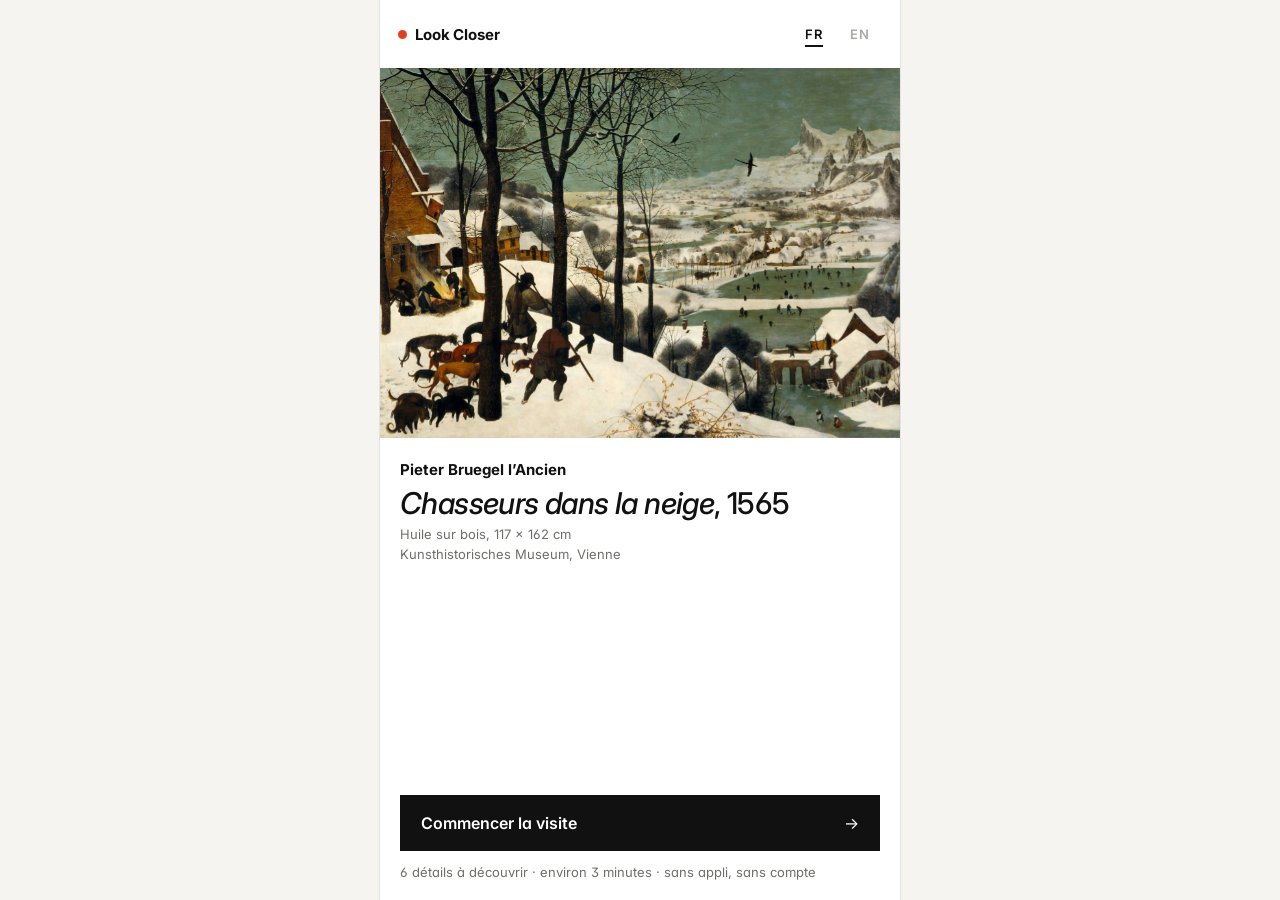
<file: index.html>
<!doctype html>
<html lang="fr">
<head>
<meta charset="utf-8">
<meta name="viewport" content="width=device-width, initial-scale=1, viewport-fit=cover">
<meta name="theme-color" content="#ffffff">
<meta name="description" content="Look Closer — l'œuvre qui te regarde aussi. Prototype de l'équipe Artthropic.">
<title>Look Closer</title>
<link rel="icon" href="data:image/svg+xml,%3Csvg xmlns='http://www.w3.org/2000/svg' viewBox='0 0 32 32'%3E%3Crect width='32' height='32' fill='%23fff'/%3E%3Ccircle cx='16' cy='16' r='7' fill='%23e0401f'/%3E%3C/svg%3E">
<!-- Polices chargées sans bloquer l'affichage ; l'image du tableau est préchargée. -->
<link rel="preload" as="image" href="img/bruegel-1600.jpg">
<link rel="manifest" href="manifest.webmanifest">
<link rel="apple-touch-icon" href="icons/icon-180.png">
<meta name="apple-mobile-web-app-capable" content="yes">
<meta name="apple-mobile-web-app-title" content="Look Closer">
<link rel="preconnect" href="https://fonts.googleapis.com">
<link rel="preconnect" href="https://fonts.gstatic.com" crossorigin>
<link rel="stylesheet" href="https://fonts.googleapis.com/css2?family=Inter:ital,wght@0,300;0,400;0,500;0,600;0,700;1,500&display=swap" media="print" onload="this.media='all'">
<link rel="stylesheet" href="style.css?v=7">
<style>
  html, body { height: 100%; overscroll-behavior: none; }
  body { background: #fff; }
  #app { height: 100vh; height: 100dvh; max-width: 520px; margin: 0 auto; }
  @media (min-width: 560px) { body { background: #f5f4f1; } #app { box-shadow: 0 0 0 1px #e4e3df; } }
</style>
</head>
<body class="visitor" data-mode="visitor">
<div id="app"><noscript><p style="padding:24px">Activez JavaScript pour vivre l'expérience Look Closer.</p></noscript></div>
<script src="artworks.js?v=7" defer></script>
<script src="app.js?v=7" defer></script>
</body>
</html>
</file>
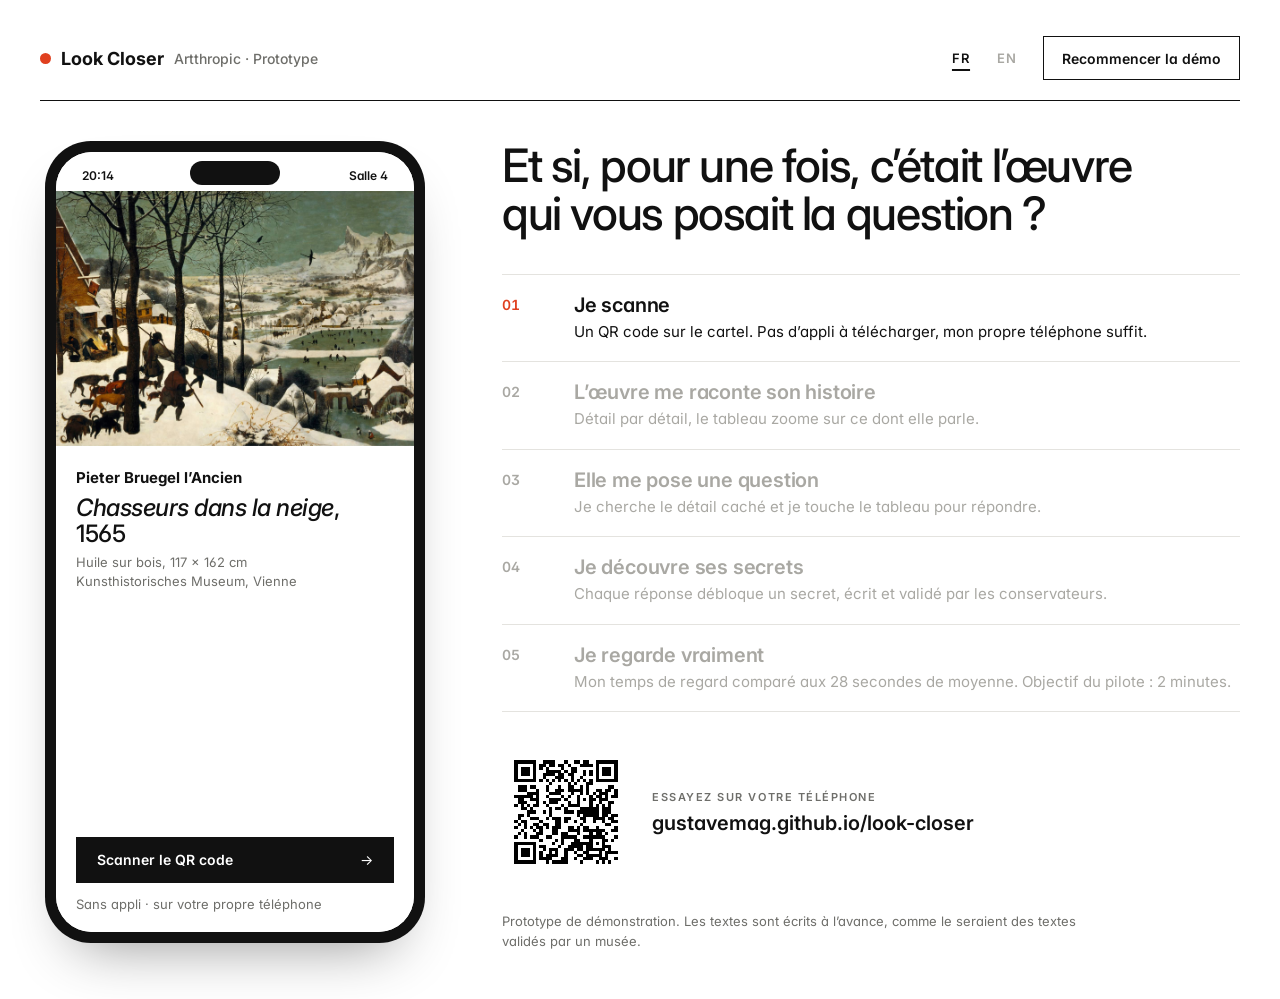
<file: presenter.html>
<!doctype html>
<html lang="fr">
<head>
<meta charset="utf-8">
<meta name="viewport" content="width=device-width, initial-scale=1, viewport-fit=cover">
<meta name="theme-color" content="#ffffff">
<title>Look Closer · Pitch</title>
<link rel="icon" href="data:image/svg+xml,%3Csvg xmlns='http://www.w3.org/2000/svg' viewBox='0 0 32 32'%3E%3Crect width='32' height='32' fill='%23fff'/%3E%3Ccircle cx='16' cy='16' r='7' fill='%23e0401f'/%3E%3C/svg%3E">
<link rel="preload" as="image" href="img/bruegel-1600.jpg">
<link rel="preconnect" href="https://fonts.googleapis.com">
<link rel="preconnect" href="https://fonts.gstatic.com" crossorigin>
<link rel="stylesheet" href="https://fonts.googleapis.com/css2?family=Inter:ital,wght@0,300;0,400;0,500;0,600;0,700;1,500&display=swap" media="print" onload="this.media='all'">
<link rel="stylesheet" href="style.css?v=7">
<style>
  /* Scène du pitch : mur blanc, téléphone à gauche, les 5 étapes à droite ; empilé sur petit écran. */
  body { min-height: 100vh; }
  .wrap { max-width: 1240px; margin: 0 auto; padding: 36px max(20px, env(safe-area-inset-right, 0px)) 48px max(20px, env(safe-area-inset-left, 0px)); }
  header.top { display: flex; flex-wrap: wrap; justify-content: space-between; align-items: center; gap: 16px; padding-bottom: 20px; border-bottom: 1px solid var(--ink); margin-bottom: 40px; }
  .brand { font-weight: 700; font-size: 18px; display: flex; align-items: center; gap: 10px; }
  .brand .dot { width: 11px; height: 11px; border-radius: 50%; background: var(--accent); }
  .brand small { font-weight: 500; color: var(--mute); font-size: 14px; }
  .tools { display: flex; gap: 14px; align-items: center; flex-wrap: wrap; }
  .restart { background: none; border: 1px solid var(--ink); padding: 0 18px; min-height: 44px; font-weight: 600; font-size: 14px; }
  .restart:hover { background: var(--ink); color: #fff; }
  .stage { display: grid; grid-template-columns: minmax(0, 390px) minmax(0, 1fr); gap: 72px; align-items: start; }
  @media (max-width: 900px) { .stage { grid-template-columns: 1fr; gap: 40px; } }
  .phone { width: 100%; max-width: 380px; margin: 0 auto; aspect-ratio: 9 / 19; background: #111; border-radius: 46px; padding: 11px;
    box-shadow: 0 30px 60px -30px rgba(0,0,0,.45); position: relative; }
  .screen { position: relative; height: 100%; border-radius: 36px; overflow: hidden; background: #fff; }
  .notch { position: absolute; top: 9px; left: 50%; width: 90px; height: 24px; margin-left: -45px; background: #111; border-radius: 20px; z-index: 6; }
  #app { height: 100%; }
  /* Texte un peu plus compact dans le téléphone simulé */
  .presenter .chap { padding-top: 12px; }
  .presenter .chip, .presenter .btn { min-height: 46px; font-size: 14px; }
  .presenter .cartel .title { font-size: 24px; }
  .presenter .big { font-size: 76px; }
  .presenter .end { gap: 18px; }
  .side { display: grid; gap: 36px; min-width: 0; }
  .quote { font-size: clamp(30px, 3.6vw, 52px); line-height: 1.05; letter-spacing: -.03em; font-weight: 500; margin: 0; text-wrap: balance; }
  .steps { list-style: none; margin: 0; padding: 0; border-top: 1px solid var(--line); }
  .steps li { display: grid; grid-template-columns: 56px 1fr; gap: 16px; padding: 18px 0; border-bottom: 1px solid var(--line); color: var(--faint); transition: color .4s; }
  .steps li .n { font-size: 14px; font-weight: 600; font-variant-numeric: tabular-nums; padding-top: 3px; }
  .steps li h3 { margin: 0 0 4px; font-size: 20px; font-weight: 600; letter-spacing: -.01em; }
  .steps li p { margin: 0; font-size: 15px; line-height: 1.5; }
  .steps li.done { color: var(--mute); }
  .steps li.on { color: var(--ink); }
  .steps li.on .n { color: var(--accent); }
  .try { display: flex; gap: 22px; align-items: center; }
  .try img { width: 128px; height: 128px; image-rendering: pixelated; flex: none; }
  .try b { display: block; font-size: 20px; font-weight: 600; margin: 6px 0 4px; }
  .try code { font-family: var(--sans); color: var(--mute); font-size: 15px; word-break: break-all; }
  .note { font-size: 13px; color: var(--mute); line-height: 1.5; margin: 0; max-width: 46em; }
</style>
</head>
<body class="presenter" data-mode="presenter">
<div class="wrap">
  <header class="top">
    <div class="brand"><span class="dot" aria-hidden="true"></span>Look Closer <small>Artthropic · Prototype</small></div>
    <div class="tools">
      <div class="lang" role="group" aria-label="Langue"><button type="button" data-lang="fr" lang="fr">FR</button><button type="button" data-lang="en" lang="en">EN</button></div>
      <button class="restart" id="restart" type="button" data-i18n="restart">Recommencer la démo</button>
    </div>
  </header>

  <div class="stage">
    <div class="phone">
      <div class="screen">
        <div class="notch"></div>
        <div id="app"></div>
      </div>
    </div>

    <aside class="side">
      <p class="quote" data-i18n="quote"></p>
      <ol class="steps" id="steps">
        <li data-step="0"><span class="n">01</span><div><h3 data-i18n="s1t"></h3><p data-i18n="s1p"></p></div></li>
        <li data-step="1"><span class="n">02</span><div><h3 data-i18n="s2t"></h3><p data-i18n="s2p"></p></div></li>
        <li data-step="2"><span class="n">03</span><div><h3 data-i18n="s3t"></h3><p data-i18n="s3p"></p></div></li>
        <li data-step="3"><span class="n">04</span><div><h3 data-i18n="s4t"></h3><p data-i18n="s4p"></p></div></li>
        <li data-step="4"><span class="n">05</span><div><h3 data-i18n="s5t"></h3><p data-i18n="s5p"></p></div></li>
      </ol>
      <div class="try">
        <img src="qr-code.png" alt="QR code vers l'expérience visiteur" width="128" height="128">
        <div><span class="label" data-i18n="tryIt"></span><b>gustavemag.github.io/look-closer</b></div>
      </div>
      <p class="note" data-i18n="note"></p>
    </aside>
  </div>
</div>
<script src="artworks.js?v=7" defer></script>
<script src="app.js?v=7" defer></script>
</body>
</html>
</file>
<file: style.css>
/* Look Closer — DA « white cube » : mur blanc, texte noir, une grotesque,
   des filets fins, une seule couleur d'accent (vermillon) utilisée avec parcimonie. */
:root {
  --wall: #ffffff; --paper: #f5f4f1; --ink: #111111; --mute: #6e6e6a; --faint: #a9a8a3; --line: #e4e3df;
  --accent: #e0401f;
  --sans: "Inter", "Helvetica Neue", Helvetica, Arial, system-ui, sans-serif;
  color-scheme: light;
}
*, *::before, *::after { box-sizing: border-box; }
html, body { margin: 0; }
html { background: var(--wall); -webkit-text-size-adjust: 100%; text-size-adjust: 100%; touch-action: manipulation; }
body { background: var(--wall); color: var(--ink); font-family: var(--sans); font-feature-settings: "ss01", "cv11"; -webkit-font-smoothing: antialiased; }
button { font: inherit; color: inherit; cursor: pointer; -webkit-tap-highlight-color: transparent; touch-action: manipulation; }
:focus-visible { outline: 2px solid var(--accent); outline-offset: 3px; }
[hidden] { display: none !important; }

.label { font-size: 11px; font-weight: 600; letter-spacing: .14em; text-transform: uppercase; color: var(--mute); }

/* ---------- Coquille ---------- */
.lc { position: relative; display: flex; flex-direction: column; height: 100%; min-height: 0; background: var(--wall); overflow: hidden; }
.lc-top { flex: none; display: flex; align-items: center; justify-content: space-between; gap: 12px;
  padding: max(12px, env(safe-area-inset-top, 0px)) max(18px, env(safe-area-inset-right, 0px)) 12px max(18px, env(safe-area-inset-left, 0px)); }
.lc-brand { font-weight: 700; font-size: 15px; letter-spacing: -.01em; display: flex; align-items: center; gap: 8px; }
.lc-brand .dot { width: 9px; height: 9px; border-radius: 50%; background: var(--accent); }
.statusbar { flex: none; display: flex; justify-content: space-between; padding: 16px 26px 8px; font-size: 12px; font-weight: 600; }

.lang { display: inline-flex; gap: 2px; flex: none; }
.lang button { background: none; border: 0; min-width: 44px; min-height: 44px; padding: 0 6px; font-size: 13px; font-weight: 600; letter-spacing: .08em; color: var(--faint); }
.lang button[aria-pressed="true"] { color: var(--ink); text-decoration: underline; text-underline-offset: 6px; text-decoration-thickness: 2px; }

.view { flex: 1; display: flex; flex-direction: column; min-height: 0; }

/* ---------- Le tableau ---------- */
.art { position: relative; flex: none; overflow: hidden; background: var(--paper); aspect-ratio: var(--ratio, 1.405); }
.frame { position: absolute; inset: 0; transform-origin: 0 0; transition: transform 1.1s cubic-bezier(.6,.05,.2,1); background-size: cover; will-change: transform; }
.frame img { display: block; width: 100%; height: 100%; object-fit: cover; -webkit-user-select: none; user-select: none; -webkit-touch-callout: none; -webkit-user-drag: none; pointer-events: none; opacity: 0; transition: opacity .6s ease; }
.frame img.on { opacity: 1; }
.frame { touch-action: manipulation; }
.frame.tappable { cursor: crosshair; }
.ring { position: absolute; border: 2px solid var(--accent); border-radius: 50%; transform: translate(-50%, -50%); pointer-events: none; box-shadow: 0 0 0 9999px rgba(255,255,255,.0); animation: ring 1.6s ease-in-out infinite; }
@keyframes ring { 0%,100% { opacity: 1; } 50% { opacity: .35; } }
.ripple { position: absolute; width: 14px; height: 14px; margin: -7px 0 0 -7px; border: 2px solid #fff; border-radius: 50%; pointer-events: none; animation: rip .6s ease-out forwards; box-shadow: 0 0 0 1px rgba(0,0,0,.35); }
@keyframes rip { to { transform: scale(4); opacity: 0; } }
.art .timer { position: absolute; right: 10px; top: 10px; background: #fff; color: var(--ink); padding: 4px 9px; font-size: 12px; font-weight: 600; font-variant-numeric: tabular-nums; display: flex; align-items: center; gap: 6px; pointer-events: none; }
.art .timer::before { content: ""; width: 6px; height: 6px; border-radius: 50%; background: var(--accent); animation: ring 1.6s ease-in-out infinite; }
.art .tag { position: absolute; left: 10px; bottom: 10px; background: #fff; color: var(--ink); padding: 5px 10px; font-size: 12px; font-weight: 600; pointer-events: none; }
.art .tag.go { background: var(--accent); color: #fff; }

/* ---------- Accueil ---------- */
.welcome { overflow-y: auto; }
.welcome .art { cursor: default; }
.cartel { padding: 22px 20px 4px; display: grid; gap: 2px; }
.cartel .artist { font-weight: 700; font-size: 15px; }
.cartel .title { font-size: 30px; line-height: 1.08; letter-spacing: -.02em; font-weight: 500; margin: 6px 0 4px; }
.cartel .title i { font-style: italic; }
.cartel .meta { font-size: 13px; color: var(--mute); line-height: 1.5; }
.welcome .cta { display: grid; gap: 10px; padding: 18px 20px calc(18px + env(safe-area-inset-bottom, 0px)); margin-top: auto; }
.hint { color: var(--mute); font-size: 13px; margin: 2px 0 0; line-height: 1.5; }

.btn { display: flex; align-items: center; justify-content: space-between; gap: 10px; width: 100%; min-height: 56px; padding: 0 20px;
  background: var(--ink); color: #fff; border: 1px solid var(--ink); border-radius: 0; font-weight: 600; font-size: 16px; text-align: left; }
.btn::after { content: "→"; font-weight: 400; }
.btn.ghost { background: transparent; color: var(--ink); }
.btn:active { transform: translateY(1px); }

/* ---------- Visite : une page par chapitre ---------- */
.talk { position: relative; }
.chap { flex: none; display: grid; gap: 12px; padding: 16px 20px 4px; }
.segs { display: grid; grid-template-columns: repeat(6, 1fr); gap: 4px; }
.segs span { height: 3px; background: var(--line); transition: background .4s; }
.segs span.done { background: var(--ink); }
.segs span.cur { background: var(--accent); }
.story { flex: 1; min-height: 0; font-size: 21px; overflow-y: auto; -webkit-overflow-scrolling: touch; overscroll-behavior: contain; padding: 6px 20px 16px; }
.para { margin: 0 0 .7em; font-size: 1em; line-height: 1.4; letter-spacing: -.012em; max-width: 30em; text-wrap: pretty; animation: rise .45s ease both; }
.story > :last-child { margin-bottom: 0; }
.para.fb { font-size: .85em; border-left: 2px solid var(--accent); padding-left: 12px; }
.reply { margin: 0 0 .9em; font-size: 13px; font-weight: 600; letter-spacing: .08em; text-transform: uppercase; color: var(--mute); animation: rise .3s ease both; }
.reply::before { content: "→ "; }
.reply.found { color: var(--accent); }
@keyframes rise { from { opacity: 0; transform: translateY(8px); } to { opacity: 1; transform: none; } }
.actions { flex: none; display: grid; gap: 8px; padding: 10px 20px calc(14px + env(safe-area-inset-bottom, 0px)); border-top: 1px solid var(--line); background: var(--wall); animation: rise .3s ease both; }
.actions:empty { display: none; }
.chip { min-height: 52px; background: #fff; border: 1px solid var(--ink); border-radius: 0; padding: 10px 16px; font-weight: 600; font-size: 16px; text-align: left; }
.chip:active { background: var(--ink); color: #fff; }
.chip.primary { display: flex; align-items: center; justify-content: space-between; min-height: 56px; background: var(--ink); color: #fff; }
.chip.primary::after { content: "→"; font-weight: 400; }
.chip.primary:active { background: #333; }
@media (max-height: 700px) {
  .chap { padding-top: 12px; gap: 10px; }
  .chip, .chip.primary { min-height: 50px; }
}


/* ---------- Fin ---------- */
.end { padding: 26px 20px calc(22px + env(safe-area-inset-bottom, 0px)); gap: 22px; overflow-y: auto; }
.big { font-size: 96px; line-height: .9; font-weight: 300; letter-spacing: -.05em; font-variant-numeric: tabular-nums; margin-top: 8px; }
.ratio { font-size: 17px; line-height: 1.4; margin: 10px 0 0; max-width: 22em; }
.compare { display: grid; gap: 12px; padding-top: 4px; }
.bar { display: grid; grid-template-columns: 92px 1fr; align-items: center; gap: 12px; font-size: 13px; color: var(--mute); }
.bar .track { height: 2px; background: var(--line); }
.bar .fill { display: block; height: 100%; width: 0; background: var(--faint); transition: width 1.2s cubic-bezier(.6,.05,.2,1); }
.bar.you { color: var(--ink); font-weight: 600; }
.bar.you .track { height: 6px; }
.bar.you .fill { background: var(--accent); }
.found-list { display: grid; border-top: 1px solid var(--line); }
.found-item { display: flex; gap: 12px; align-items: center; padding: 14px 0; border-bottom: 1px solid var(--line); font-size: 16px; }
.found-item i { font-style: normal; color: var(--accent); font-weight: 700; }
.night { background: var(--ink); color: #fff; padding: 20px; font-size: 15px; line-height: 1.5; }
.night .label { color: var(--accent); display: block; margin-bottom: 8px; }
.night b { display: block; font-size: 20px; font-weight: 600; letter-spacing: -.01em; margin-bottom: 4px; }
.night span:last-child { color: #b9b9b4; }
.end .btn { flex: none; }
.credit { font-size: 11px; color: var(--faint); line-height: 1.5; margin: 0; }

@media (orientation: landscape) and (max-height: 520px) {
  .visitor .talk { display: grid; grid-template-columns: 58% 1fr; grid-template-rows: auto 1fr auto; }
  .visitor .talk .art { grid-row: 1 / 4; align-self: center; }
  .visitor .talk .chap, .visitor .talk .story, .visitor .talk .actions { grid-column: 2; }
}
@media (prefers-reduced-motion: reduce) { *, *::before, *::after { animation: none !important; transition: none !important; } }

/* ---------- Récompense : éclair doré quand on trouve l'oiseau ---------- */
.art.flash::after { content: ""; position: absolute; inset: 0; pointer-events: none; box-shadow: inset 0 0 0 5px var(--accent); animation: flash 1s ease forwards; }
@keyframes flash { 0% { opacity: 1; } 100% { opacity: 0; } }

/* ---------- Fin : deux boutons ---------- */
.end-cta { display: grid; gap: 10px; }

/* ---------- Explorer le tableau ---------- */
.explore { position: relative; background: #111; }
.ex-stage { position: relative; flex: 1; min-height: 0; overflow: hidden; touch-action: none; cursor: grab; -webkit-user-select: none; user-select: none; }
.ex-stage:active { cursor: grabbing; }
.ex-layer { position: absolute; left: 0; top: 0; transform-origin: 0 0; will-change: transform; }
.ex-layer.anim { transition: transform .7s cubic-bezier(.6,.05,.2,1); }
.ex-layer img { display: block; width: 100%; height: 100%; pointer-events: none; -webkit-user-drag: none; }
.hs { position: absolute; width: 34px; height: 34px; margin: 0; padding: 0; border: 2px solid #fff; border-radius: 50%; background: var(--ink); color: #fff;
  font-size: 15px; font-weight: 700; line-height: 1; display: grid; place-items: center; box-shadow: 0 2px 10px rgba(0,0,0,.45);
  transform: translate(-50%, -50%) scale(calc(1 / var(--k, 1))); transition: background .2s; }
.hs.on { background: var(--accent); }
.hs::before { content: ""; position: absolute; inset: -9px; } /* zone tactile plus large */
.ex-bar { position: absolute; left: 0; right: 0; top: 0; display: flex; justify-content: space-between; align-items: center; gap: 10px; padding: 10px 14px;
  background: linear-gradient(rgba(0,0,0,.6), rgba(0,0,0,0)); pointer-events: none; }
.ex-bar .label { color: rgba(255,255,255,.8); font-size: 10px; }
.ex-close { pointer-events: auto; min-height: 40px; padding: 0 16px; background: #fff; color: var(--ink); border: 0; font-weight: 600; font-size: 14px; }
.ex-sheet { position: absolute; left: 0; right: 0; bottom: 0; background: #fff; padding: 16px 20px calc(18px + env(safe-area-inset-bottom, 0px)); animation: rise .35s ease both; }
.ex-head { display: flex; justify-content: space-between; align-items: center; margin-bottom: 6px; }
.ex-nav { display: flex; gap: 6px; }
.ex-nav button { width: 44px; height: 40px; border: 1px solid var(--ink); background: #fff; font-size: 22px; line-height: 1; }
.ex-nav button:active { background: var(--ink); color: #fff; }
.ex-sheet b { display: block; font-size: 20px; font-weight: 600; letter-spacing: -.01em; margin-bottom: 4px; }
.ex-sheet p { margin: 0; font-size: 16px; line-height: 1.45; color: #333; }

/* ---------- Anamorphose : le crâne « redressé » ---------- */
.morph { position: absolute; inset: 0; z-index: 3; background: #0b0b0c; display: grid; place-items: center; overflow: hidden; animation: fade .4s ease both; }
.morph img { height: 94%; width: auto; transform-origin: 50% 50%; transition: transform 2.2s cubic-bezier(.6,.05,.2,1); }
.morph .label { position: absolute; left: 10px; bottom: 10px; color: rgba(255,255,255,.75); font-size: 10px; }
@keyframes fade { from { opacity: 0; } to { opacity: 1; } }
.linkbtn { background: none; border: 0; padding: 10px 0; min-height: 44px; font-size: 15px; font-weight: 600; color: var(--mute); text-decoration: underline; text-underline-offset: 4px; }

/* Tableaux carrés ou verticaux : on limite la hauteur du tableau pendant la visite (proportions gardées). */
.talk .art { width: min(100%, calc(clamp(150px, 100vh - 400px, 42vh) * var(--ratio, 1.405))); width: min(100%, calc(clamp(150px, 100dvh - 400px, 42dvh) * var(--ratio, 1.405))); margin: 0 auto; }
</file>
